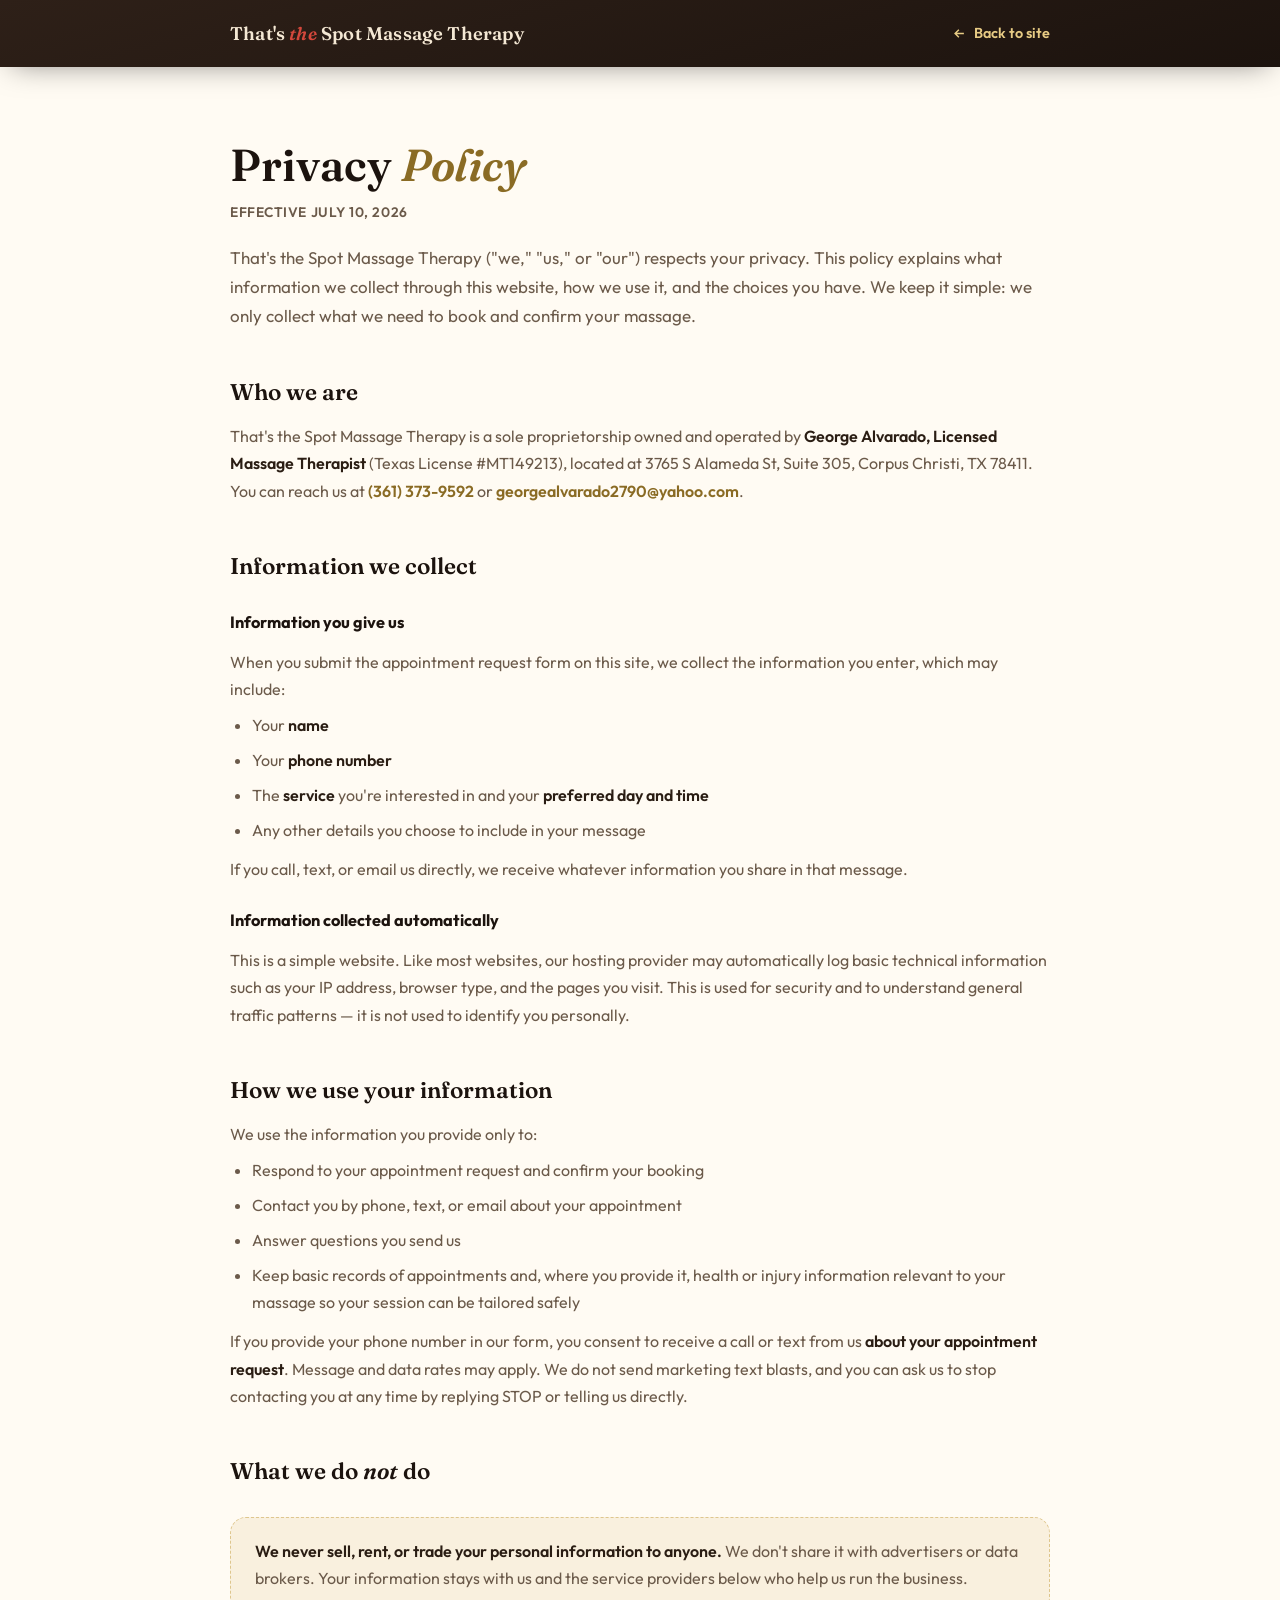
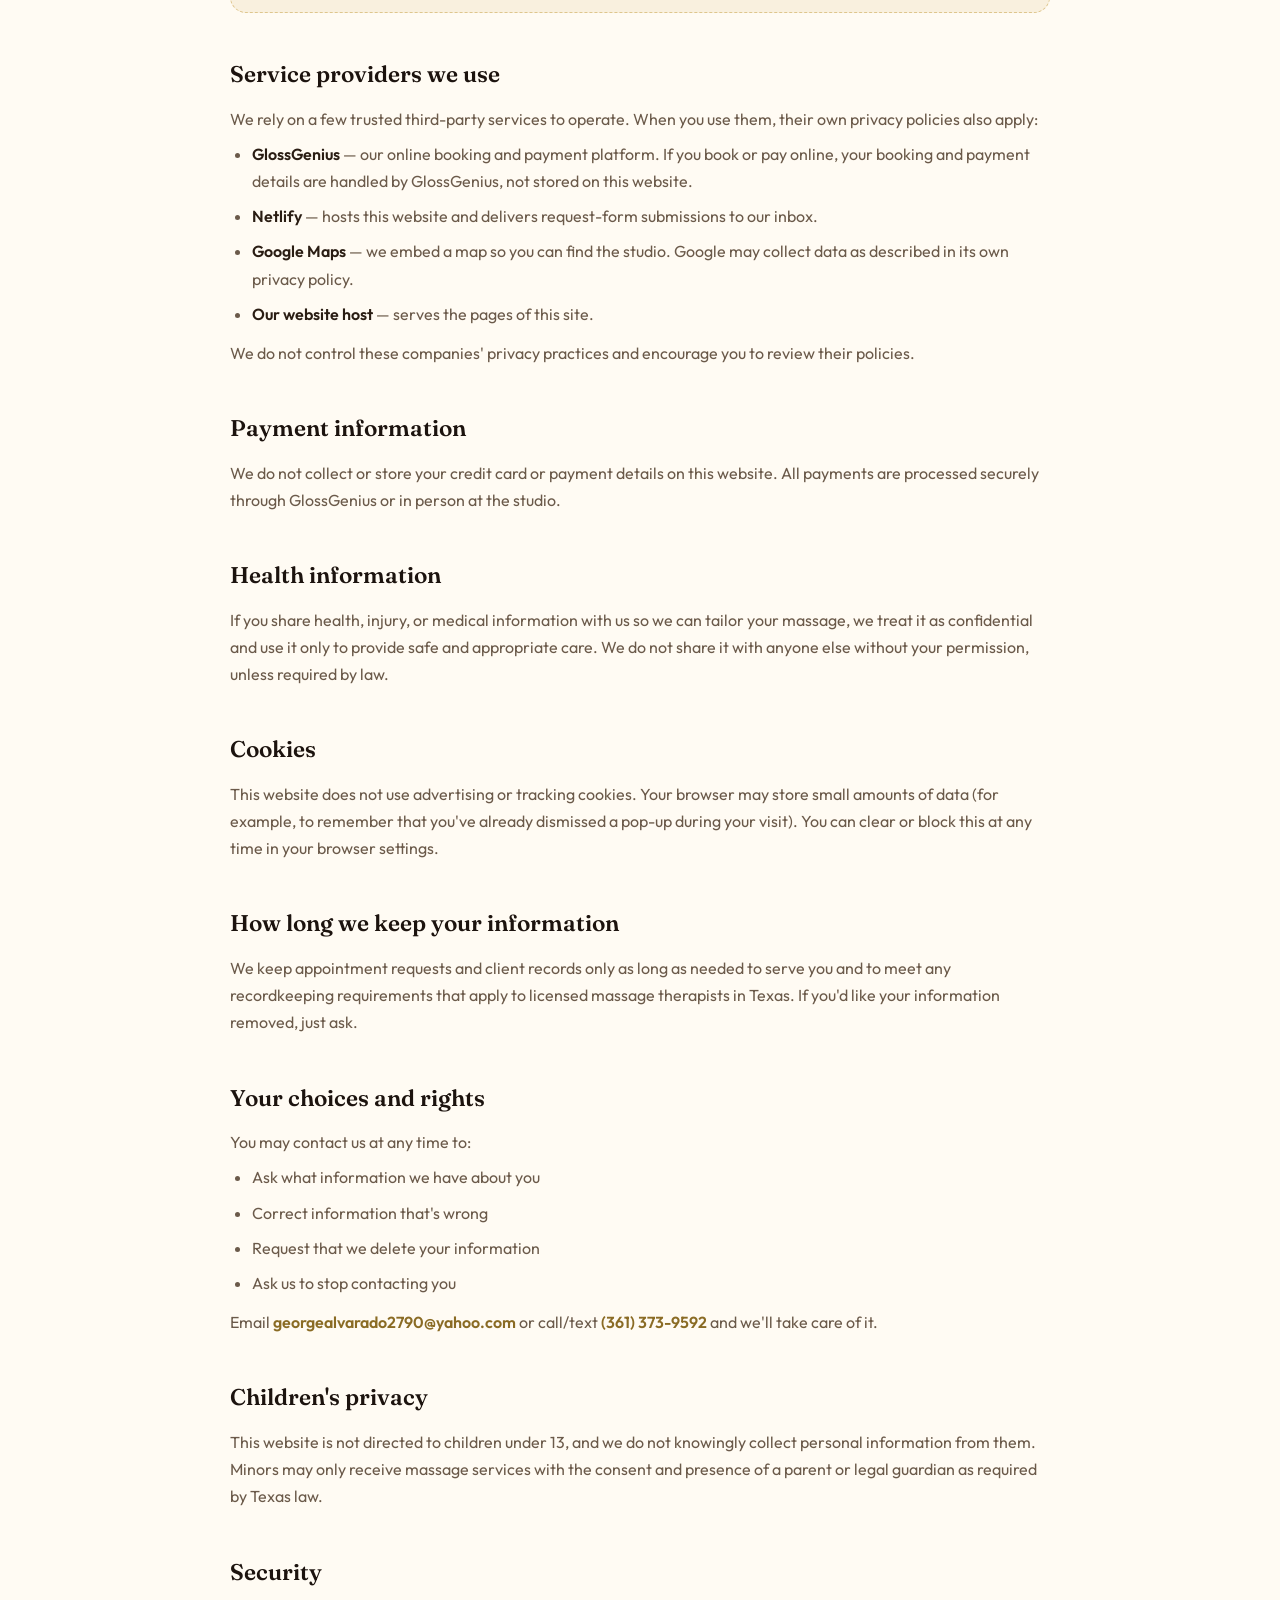
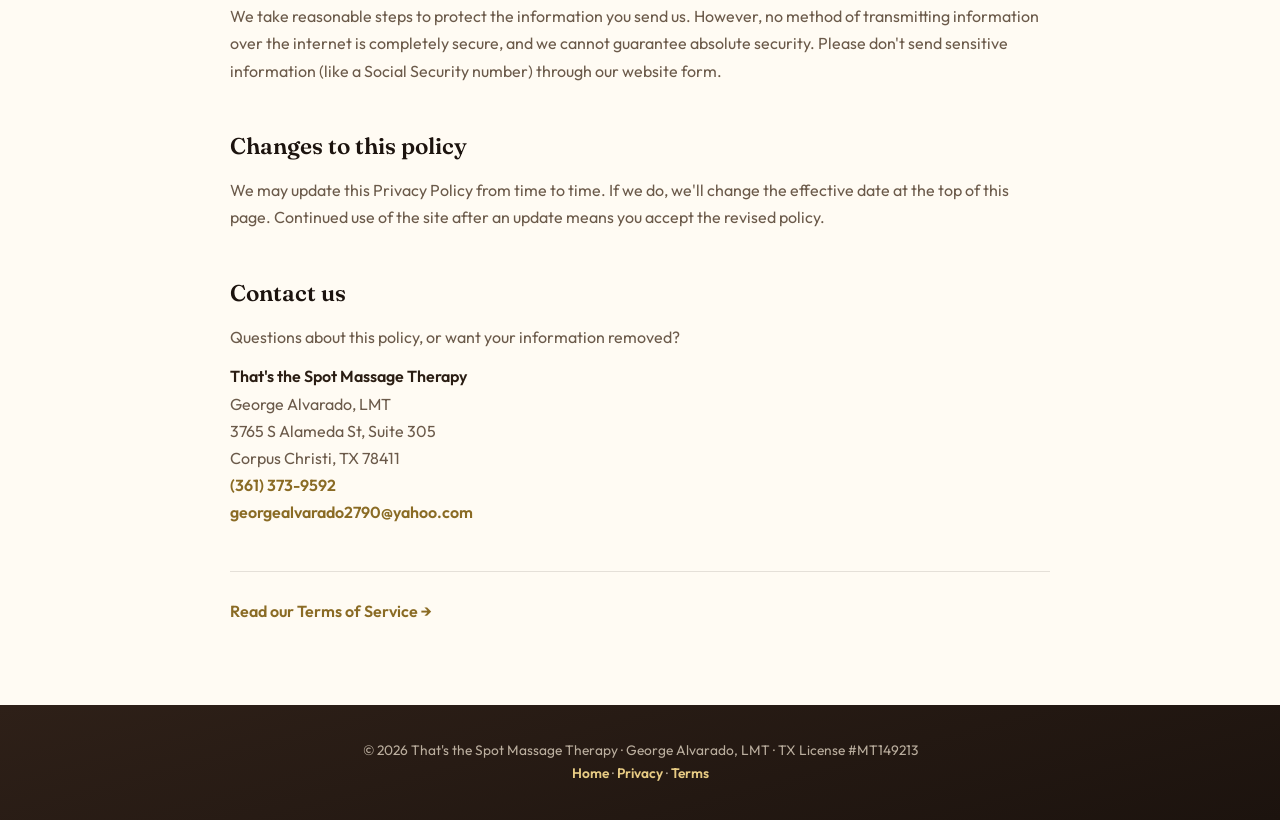
<file: privacy.html>
<!DOCTYPE html>
<html lang="en">
<head>
<meta charset="utf-8" />
<meta name="viewport" content="width=device-width,initial-scale=1" />
<title>Privacy Policy · That's the Spot Massage Therapy · Corpus Christi, TX</title>
<meta name="description" content="Privacy Policy for That's the Spot Massage Therapy in Corpus Christi, TX — what information we collect, how we use it, and how to contact us." />
<meta name="robots" content="index,follow" />
<link rel="preconnect" href="https://fonts.googleapis.com" />
<link rel="preconnect" href="https://fonts.gstatic.com" crossorigin />
<link href="https://fonts.googleapis.com/css2?family=Fraunces:ital,opsz,wght@0,9..144,400..700;1,9..144,400..700&family=Outfit:wght@300..700&display=swap" rel="stylesheet" />
<link rel="stylesheet" href="legal.css" />
</head>
<body>

<div class="bar">
  <div class="wrap">
    <div class="wordmark">That's <span>the</span> Spot Massage Therapy</div>
    <a class="back" href="index.html">
      <svg width="15" height="15" viewBox="0 0 24 24" fill="none" stroke="currentColor" stroke-width="2.4"><path d="M19 12H5M11 18l-6-6 6-6"/></svg>
      Back to site</a>
  </div>
</div>

<main>
  <div class="wrap">
    <h1>Privacy <span class="i">Policy</span></h1>
    <div class="eff">Effective July 10, 2026</div>
    <p class="lede">That's the Spot Massage Therapy ("we," "us," or "our") respects your privacy. This policy explains what information we collect through this website, how we use it, and the choices you have. We keep it simple: we only collect what we need to book and confirm your massage.</p>

    <h2>Who we are</h2>
    <p>That's the Spot Massage Therapy is a sole proprietorship owned and operated by <strong>George Alvarado, Licensed Massage Therapist</strong> (Texas License #MT149213), located at 3765 S Alameda St, Suite 305, Corpus Christi, TX 78411. You can reach us at <a href="tel:+13613739592">(361) 373-9592</a> or <a href="mailto:georgealvarado2790@yahoo.com">georgealvarado2790@yahoo.com</a>.</p>

    <h2>Information we collect</h2>
    <h3>Information you give us</h3>
    <p>When you submit the appointment request form on this site, we collect the information you enter, which may include:</p>
    <ul>
      <li>Your <strong>name</strong></li>
      <li>Your <strong>phone number</strong></li>
      <li>The <strong>service</strong> you're interested in and your <strong>preferred day and time</strong></li>
      <li>Any other details you choose to include in your message</li>
    </ul>
    <p>If you call, text, or email us directly, we receive whatever information you share in that message.</p>

    <h3>Information collected automatically</h3>
    <p>This is a simple website. Like most websites, our hosting provider may automatically log basic technical information such as your IP address, browser type, and the pages you visit. This is used for security and to understand general traffic patterns — it is not used to identify you personally.</p>

    <h2>How we use your information</h2>
    <p>We use the information you provide only to:</p>
    <ul>
      <li>Respond to your appointment request and confirm your booking</li>
      <li>Contact you by phone, text, or email about your appointment</li>
      <li>Answer questions you send us</li>
      <li>Keep basic records of appointments and, where you provide it, health or injury information relevant to your massage so your session can be tailored safely</li>
    </ul>
    <p>If you provide your phone number in our form, you consent to receive a call or text from us <strong>about your appointment request</strong>. Message and data rates may apply. We do not send marketing text blasts, and you can ask us to stop contacting you at any time by replying STOP or telling us directly.</p>

    <h2>What we do <em>not</em> do</h2>
    <div class="card">
      <p><strong>We never sell, rent, or trade your personal information to anyone.</strong> We don't share it with advertisers or data brokers. Your information stays with us and the service providers below who help us run the business.</p>
    </div>

    <h2>Service providers we use</h2>
    <p>We rely on a few trusted third-party services to operate. When you use them, their own privacy policies also apply:</p>
    <ul>
      <li><strong>GlossGenius</strong> — our online booking and payment platform. If you book or pay online, your booking and payment details are handled by GlossGenius, not stored on this website.</li>
      <li><strong>Netlify</strong> — hosts this website and delivers request-form submissions to our inbox.</li>
      <li><strong>Google Maps</strong> — we embed a map so you can find the studio. Google may collect data as described in its own privacy policy.</li>
      <li><strong>Our website host</strong> — serves the pages of this site.</li>
    </ul>
    <p>We do not control these companies' privacy practices and encourage you to review their policies.</p>

    <h2>Payment information</h2>
    <p>We do not collect or store your credit card or payment details on this website. All payments are processed securely through GlossGenius or in person at the studio.</p>

    <h2>Health information</h2>
    <p>If you share health, injury, or medical information with us so we can tailor your massage, we treat it as confidential and use it only to provide safe and appropriate care. We do not share it with anyone else without your permission, unless required by law.</p>

    <h2>Cookies</h2>
    <p>This website does not use advertising or tracking cookies. Your browser may store small amounts of data (for example, to remember that you've already dismissed a pop-up during your visit). You can clear or block this at any time in your browser settings.</p>

    <h2>How long we keep your information</h2>
    <p>We keep appointment requests and client records only as long as needed to serve you and to meet any recordkeeping requirements that apply to licensed massage therapists in Texas. If you'd like your information removed, just ask.</p>

    <h2>Your choices and rights</h2>
    <p>You may contact us at any time to:</p>
    <ul>
      <li>Ask what information we have about you</li>
      <li>Correct information that's wrong</li>
      <li>Request that we delete your information</li>
      <li>Ask us to stop contacting you</li>
    </ul>
    <p>Email <a href="mailto:georgealvarado2790@yahoo.com">georgealvarado2790@yahoo.com</a> or call/text <a href="tel:+13613739592">(361) 373-9592</a> and we'll take care of it.</p>

    <h2>Children's privacy</h2>
    <p>This website is not directed to children under 13, and we do not knowingly collect personal information from them. Minors may only receive massage services with the consent and presence of a parent or legal guardian as required by Texas law.</p>

    <h2>Security</h2>
    <p>We take reasonable steps to protect the information you send us. However, no method of transmitting information over the internet is completely secure, and we cannot guarantee absolute security. Please don't send sensitive information (like a Social Security number) through our website form.</p>

    <h2>Changes to this policy</h2>
    <p>We may update this Privacy Policy from time to time. If we do, we'll change the effective date at the top of this page. Continued use of the site after an update means you accept the revised policy.</p>

    <h2>Contact us</h2>
    <p>Questions about this policy, or want your information removed?</p>
    <p>
      <strong>That's the Spot Massage Therapy</strong><br/>
      George Alvarado, LMT<br/>
      3765 S Alameda St, Suite 305<br/>
      Corpus Christi, TX 78411<br/>
      <a href="tel:+13613739592">(361) 373-9592</a><br/>
      <a href="mailto:georgealvarado2790@yahoo.com">georgealvarado2790@yahoo.com</a>
    </p>

    <hr/>
    <p style="margin-top:26px"><a href="terms.html">Read our Terms of Service →</a></p>
  </div>
</main>

<footer>
  <div class="wrap">
    © <span id="yr"></span> That's the Spot Massage Therapy · George Alvarado, LMT · TX License #MT149213<br/>
    <a href="index.html">Home</a> · <a href="privacy.html">Privacy</a> · <a href="terms.html">Terms</a>
  </div>
</footer>

<script>document.getElementById('yr').textContent = new Date().getFullYear();</script>
</body>
</html>
</file>
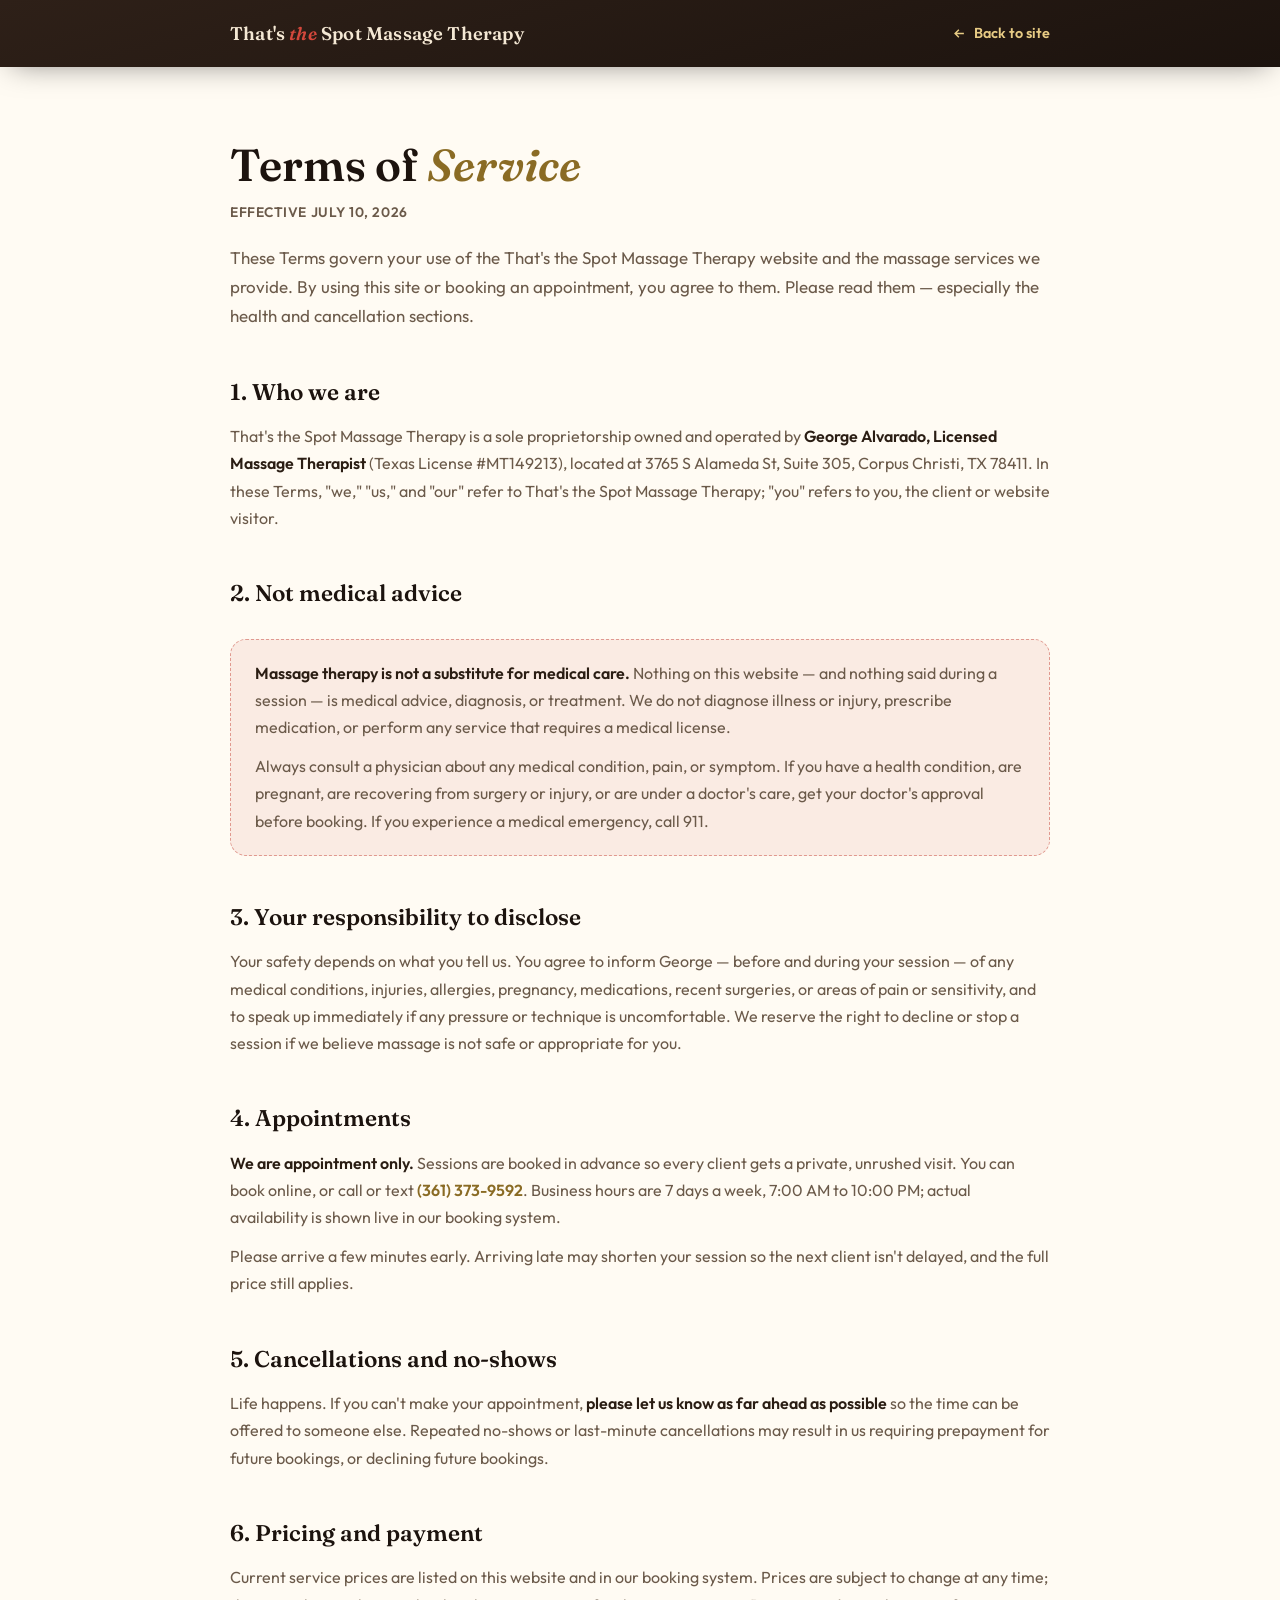
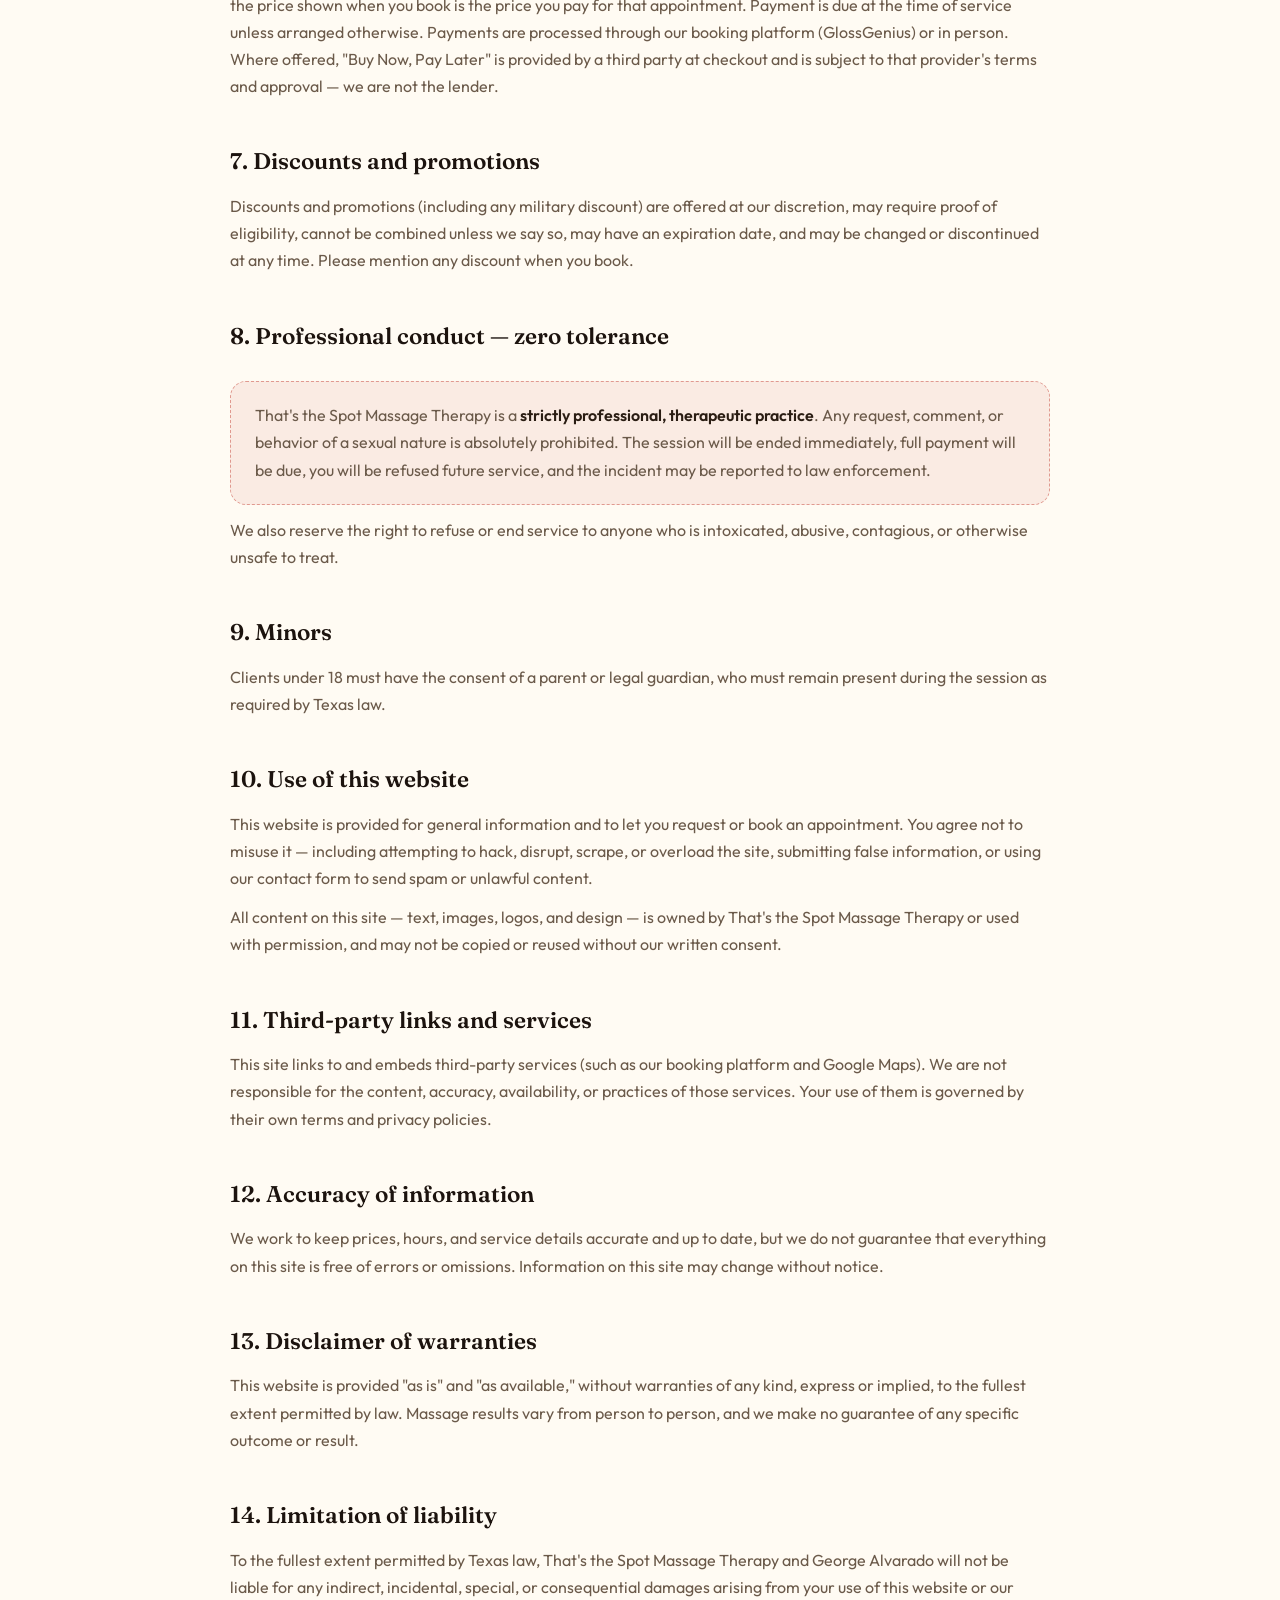
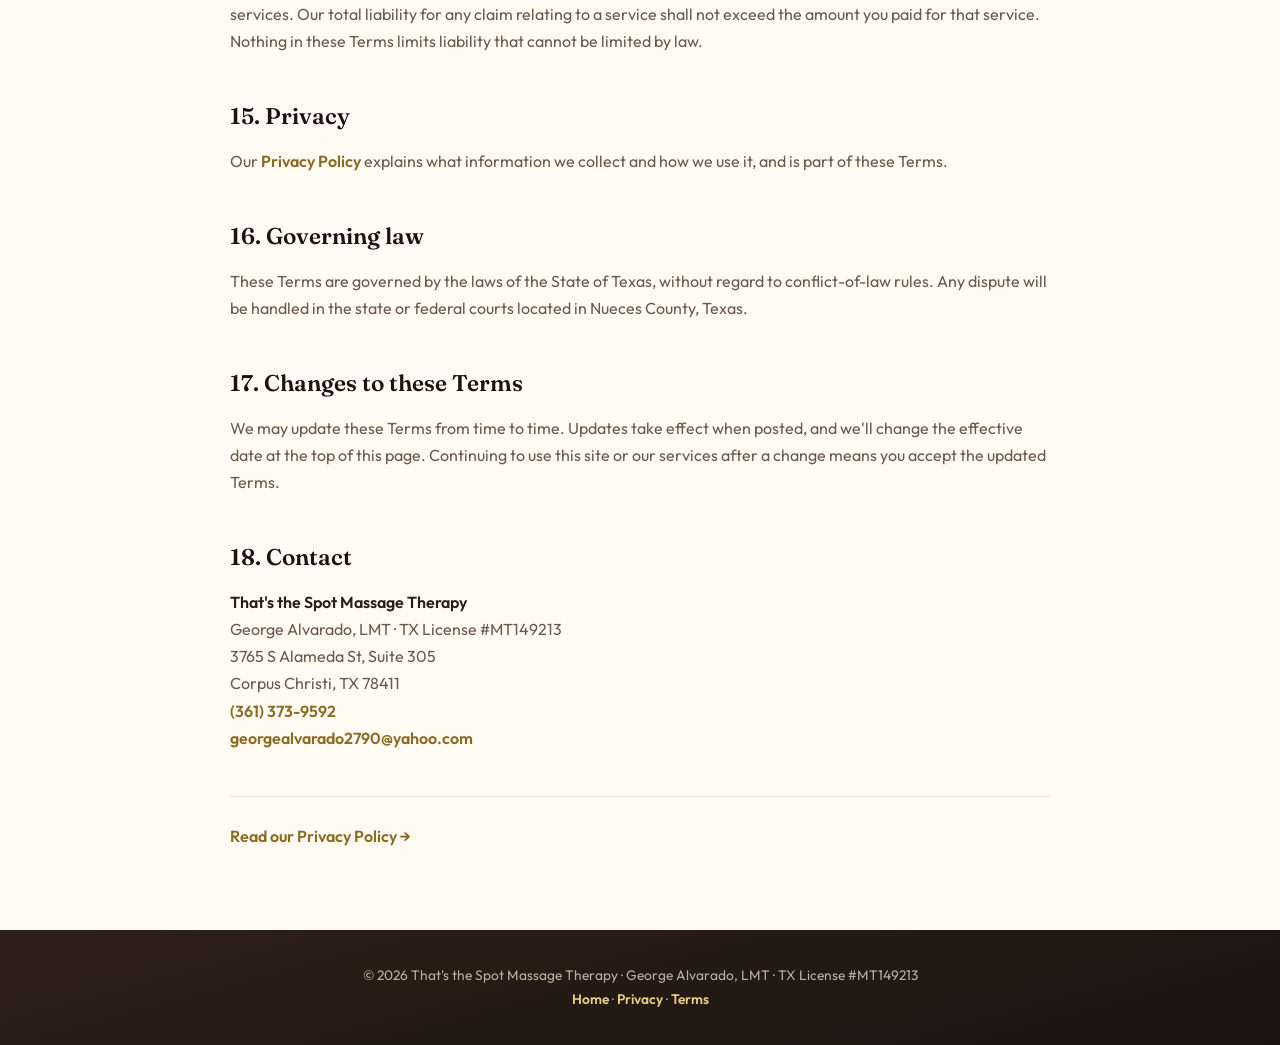
<file: terms.html>
<!DOCTYPE html>
<html lang="en">
<head>
<meta charset="utf-8" />
<meta name="viewport" content="width=device-width,initial-scale=1" />
<title>Terms of Service · That's the Spot Massage Therapy · Corpus Christi, TX</title>
<meta name="description" content="Terms of Service for That's the Spot Massage Therapy in Corpus Christi, TX — appointments, cancellations, payment, and use of this website." />
<meta name="robots" content="index,follow" />
<link rel="preconnect" href="https://fonts.googleapis.com" />
<link rel="preconnect" href="https://fonts.gstatic.com" crossorigin />
<link href="https://fonts.googleapis.com/css2?family=Fraunces:ital,opsz,wght@0,9..144,400..700;1,9..144,400..700&family=Outfit:wght@300..700&display=swap" rel="stylesheet" />
<link rel="stylesheet" href="legal.css" />
</head>
<body>

<div class="bar">
  <div class="wrap">
    <div class="wordmark">That's <span>the</span> Spot Massage Therapy</div>
    <a class="back" href="index.html">
      <svg width="15" height="15" viewBox="0 0 24 24" fill="none" stroke="currentColor" stroke-width="2.4"><path d="M19 12H5M11 18l-6-6 6-6"/></svg>
      Back to site</a>
  </div>
</div>

<main>
  <div class="wrap">
    <h1>Terms of <span class="i">Service</span></h1>
    <div class="eff">Effective July 10, 2026</div>
    <p class="lede">These Terms govern your use of the That's the Spot Massage Therapy website and the massage services we provide. By using this site or booking an appointment, you agree to them. Please read them — especially the health and cancellation sections.</p>

    <h2>1. Who we are</h2>
    <p>That's the Spot Massage Therapy is a sole proprietorship owned and operated by <strong>George Alvarado, Licensed Massage Therapist</strong> (Texas License #MT149213), located at 3765 S Alameda St, Suite 305, Corpus Christi, TX 78411. In these Terms, "we," "us," and "our" refer to That's the Spot Massage Therapy; "you" refers to you, the client or website visitor.</p>

    <h2>2. Not medical advice</h2>
    <div class="card warn">
      <p><strong>Massage therapy is not a substitute for medical care.</strong> Nothing on this website — and nothing said during a session — is medical advice, diagnosis, or treatment. We do not diagnose illness or injury, prescribe medication, or perform any service that requires a medical license.</p>
      <p>Always consult a physician about any medical condition, pain, or symptom. If you have a health condition, are pregnant, are recovering from surgery or injury, or are under a doctor's care, get your doctor's approval before booking. If you experience a medical emergency, call 911.</p>
    </div>

    <h2>3. Your responsibility to disclose</h2>
    <p>Your safety depends on what you tell us. You agree to inform George — before and during your session — of any medical conditions, injuries, allergies, pregnancy, medications, recent surgeries, or areas of pain or sensitivity, and to speak up immediately if any pressure or technique is uncomfortable. We reserve the right to decline or stop a session if we believe massage is not safe or appropriate for you.</p>

    <h2>4. Appointments</h2>
    <p><strong>We are appointment only.</strong> Sessions are booked in advance so every client gets a private, unrushed visit. You can book online, or call or text <a href="tel:+13613739592">(361) 373-9592</a>. Business hours are 7 days a week, 7:00 AM to 10:00 PM; actual availability is shown live in our booking system.</p>
    <p>Please arrive a few minutes early. Arriving late may shorten your session so the next client isn't delayed, and the full price still applies.</p>

    <h2>5. Cancellations and no-shows</h2>
    <p>Life happens. If you can't make your appointment, <strong>please let us know as far ahead as possible</strong> so the time can be offered to someone else. Repeated no-shows or last-minute cancellations may result in us requiring prepayment for future bookings, or declining future bookings.</p>

    <h2>6. Pricing and payment</h2>
    <p>Current service prices are listed on this website and in our booking system. Prices are subject to change at any time; the price shown when you book is the price you pay for that appointment. Payment is due at the time of service unless arranged otherwise. Payments are processed through our booking platform (GlossGenius) or in person. Where offered, "Buy Now, Pay Later" is provided by a third party at checkout and is subject to that provider's terms and approval — we are not the lender.</p>

    <h2>7. Discounts and promotions</h2>
    <p>Discounts and promotions (including any military discount) are offered at our discretion, may require proof of eligibility, cannot be combined unless we say so, may have an expiration date, and may be changed or discontinued at any time. Please mention any discount when you book.</p>

    <h2>8. Professional conduct — zero tolerance</h2>
    <div class="card warn">
      <p>That's the Spot Massage Therapy is a <strong>strictly professional, therapeutic practice</strong>. Any request, comment, or behavior of a sexual nature is absolutely prohibited. The session will be ended immediately, full payment will be due, you will be refused future service, and the incident may be reported to law enforcement.</p>
    </div>
    <p>We also reserve the right to refuse or end service to anyone who is intoxicated, abusive, contagious, or otherwise unsafe to treat.</p>

    <h2>9. Minors</h2>
    <p>Clients under 18 must have the consent of a parent or legal guardian, who must remain present during the session as required by Texas law.</p>

    <h2>10. Use of this website</h2>
    <p>This website is provided for general information and to let you request or book an appointment. You agree not to misuse it — including attempting to hack, disrupt, scrape, or overload the site, submitting false information, or using our contact form to send spam or unlawful content.</p>
    <p>All content on this site — text, images, logos, and design — is owned by That's the Spot Massage Therapy or used with permission, and may not be copied or reused without our written consent.</p>

    <h2>11. Third-party links and services</h2>
    <p>This site links to and embeds third-party services (such as our booking platform and Google Maps). We are not responsible for the content, accuracy, availability, or practices of those services. Your use of them is governed by their own terms and privacy policies.</p>

    <h2>12. Accuracy of information</h2>
    <p>We work to keep prices, hours, and service details accurate and up to date, but we do not guarantee that everything on this site is free of errors or omissions. Information on this site may change without notice.</p>

    <h2>13. Disclaimer of warranties</h2>
    <p>This website is provided "as is" and "as available," without warranties of any kind, express or implied, to the fullest extent permitted by law. Massage results vary from person to person, and we make no guarantee of any specific outcome or result.</p>

    <h2>14. Limitation of liability</h2>
    <p>To the fullest extent permitted by Texas law, That's the Spot Massage Therapy and George Alvarado will not be liable for any indirect, incidental, special, or consequential damages arising from your use of this website or our services. Our total liability for any claim relating to a service shall not exceed the amount you paid for that service. Nothing in these Terms limits liability that cannot be limited by law.</p>

    <h2>15. Privacy</h2>
    <p>Our <a href="privacy.html">Privacy Policy</a> explains what information we collect and how we use it, and is part of these Terms.</p>

    <h2>16. Governing law</h2>
    <p>These Terms are governed by the laws of the State of Texas, without regard to conflict-of-law rules. Any dispute will be handled in the state or federal courts located in Nueces County, Texas.</p>

    <h2>17. Changes to these Terms</h2>
    <p>We may update these Terms from time to time. Updates take effect when posted, and we'll change the effective date at the top of this page. Continuing to use this site or our services after a change means you accept the updated Terms.</p>

    <h2>18. Contact</h2>
    <p>
      <strong>That's the Spot Massage Therapy</strong><br/>
      George Alvarado, LMT · TX License #MT149213<br/>
      3765 S Alameda St, Suite 305<br/>
      Corpus Christi, TX 78411<br/>
      <a href="tel:+13613739592">(361) 373-9592</a><br/>
      <a href="mailto:georgealvarado2790@yahoo.com">georgealvarado2790@yahoo.com</a>
    </p>

    <hr/>
    <p style="margin-top:26px"><a href="privacy.html">Read our Privacy Policy →</a></p>
  </div>
</main>

<footer>
  <div class="wrap">
    © <span id="yr"></span> That's the Spot Massage Therapy · George Alvarado, LMT · TX License #MT149213<br/>
    <a href="index.html">Home</a> · <a href="privacy.html">Privacy</a> · <a href="terms.html">Terms</a>
  </div>
</footer>

<script>document.getElementById('yr').textContent = new Date().getFullYear();</script>
</body>
</html>
</file>
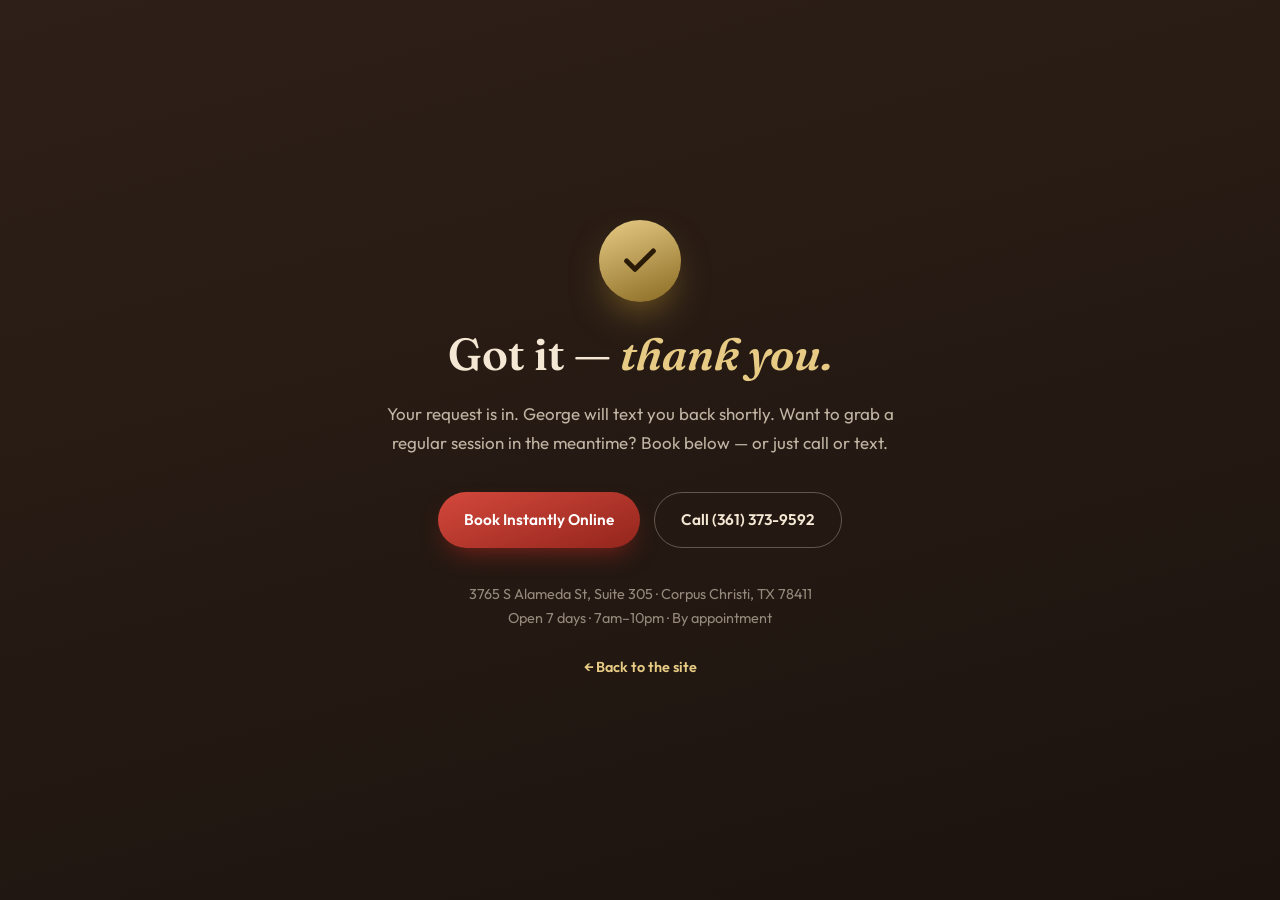
<file: thanks.html>
<!DOCTYPE html>
<html lang="en">
<head>
<meta charset="utf-8" />
<meta name="viewport" content="width=device-width,initial-scale=1" />
<title>Request Received · That's the Spot Massage Therapy</title>
<meta name="robots" content="noindex,nofollow" />
<link rel="preconnect" href="https://fonts.googleapis.com" />
<link rel="preconnect" href="https://fonts.gstatic.com" crossorigin />
<link href="https://fonts.googleapis.com/css2?family=Fraunces:ital,opsz,wght@0,9..144,400..700;1,9..144,400..700&family=Outfit:wght@300..700&display=swap" rel="stylesheet" />
<link rel="stylesheet" href="legal.css" />
<style>
  body{background:linear-gradient(165deg,#2E2018,#1C130E);min-height:100vh;display:flex;flex-direction:column}
  main{flex:1;display:flex;align-items:center;justify-content:center;text-align:center;padding:60px 0}
  .tick{width:82px;height:82px;margin:0 auto 26px;border-radius:50%;display:grid;place-items:center;
    background:linear-gradient(160deg,#E7CB84,#8A6B24);box-shadow:0 18px 40px -14px rgba(158,122,43,.9)}
  .tick svg{width:40px;height:40px;fill:none;stroke:#2A1B06;stroke-width:3;stroke-linecap:round;stroke-linejoin:round}
  h1{color:#F4E8D4}
  h1 .i{color:#E7CB84}
  .lede{color:rgba(244,232,212,.75);max-width:520px;margin-inline:auto}
  .acts{margin-top:34px;display:flex;gap:14px;justify-content:center;flex-wrap:wrap}
  .acts .btn.ghost{background:transparent;border:1px solid rgba(244,232,212,.3);color:#F4E8D4;box-shadow:none}
  .acts .btn.ghost:hover{border-color:#E7CB84;color:#E7CB84}
  .meta{margin-top:34px;font-size:.9rem;color:rgba(244,232,212,.55)}
  .meta a{color:#E7CB84}
</style>
</head>
<body>

<main>
  <div class="wrap">
    <div class="tick"><svg viewBox="0 0 24 24"><path d="M20 6L9 17l-5-5"/></svg></div>
    <h1>Got it — <span class="i">thank you.</span></h1>
    <p class="lede">Your request is in. George will text you back shortly. Want to grab a regular session in the meantime? Book below — or just call or text.</p>
    <div class="acts">
      <a class="btn btn-red" href="https://thatsthespot.glossgenius.com/services" target="_blank" rel="noopener">Book Instantly Online</a>
      <a class="btn ghost" href="tel:+13613739592">Call (361) 373-9592</a>
    </div>
    <div class="meta">
      3765 S Alameda St, Suite 305 · Corpus Christi, TX 78411<br/>
      Open 7 days · 7am–10pm · By appointment<br/><br/>
      <a href="index.html">← Back to the site</a>
    </div>
  </div>
</main>

</body>
</html>
</file>
<file: legal.css>
/* shared styles for privacy / terms / thanks — That's the Spot Massage Therapy */
*{margin:0;padding:0;box-sizing:border-box}
:root{
  --espresso:#1C130E;--coffee:#2E2018;--cream:#F4E8D4;--cream-soft:rgba(244,232,212,.72);
  --gold-lt:#E7CB84;--gold:#C9A24B;--gold-deep:#8A6B24;--red:#C0362B;--red-lt:#D4483C;--red-deep:#93251C;
  --ink:#2A1D13;--muted:#6B5A4A;
  --serif:'Fraunces',Georgia,serif;--sans:'Outfit',system-ui,-apple-system,'Segoe UI',sans-serif;
}
html{scroll-behavior:smooth}
body{font-family:var(--sans);background:#FFFBF3;color:var(--ink);line-height:1.7;-webkit-font-smoothing:antialiased}
a{color:var(--gold-deep);text-decoration:none;font-weight:600}
a:hover{color:var(--red);text-decoration:underline}
.bar{background:linear-gradient(165deg,var(--coffee),var(--espresso));padding:18px 0;position:sticky;top:0;z-index:10;box-shadow:0 8px 30px -12px rgba(0,0,0,.5)}
.bar .wrap{display:flex;align-items:center;justify-content:space-between;gap:16px}
.wordmark{font-family:var(--serif);color:var(--cream);font-size:1.15rem;font-weight:600;letter-spacing:.01em}
.wordmark span{color:var(--red-lt);font-style:italic}
.bar a.back{color:var(--gold-lt);font-size:.9rem;display:inline-flex;align-items:center;gap:7px}
.bar a.back:hover{color:#fff;text-decoration:none}
.wrap{width:min(820px,92vw);margin-inline:auto}
main{padding:clamp(40px,7vw,72px) 0 80px}
h1{font-family:var(--serif);font-size:clamp(2rem,5vw,2.8rem);line-height:1.15;color:var(--espresso);font-weight:600}
h1 .i{font-style:italic;color:var(--gold-deep)}
.eff{margin-top:10px;font-size:.86rem;color:var(--muted);letter-spacing:.04em;text-transform:uppercase;font-weight:600}
.lede{margin-top:20px;font-size:1.06rem;color:var(--muted)}
h2{font-family:var(--serif);font-size:1.42rem;color:var(--espresso);margin-top:42px;font-weight:600}
h3{font-family:var(--sans);font-size:1.02rem;color:var(--espresso);margin-top:24px;font-weight:700}
p,li{margin-top:12px;color:var(--muted)}
ul,ol{margin-top:6px;padding-left:22px}
li{margin-top:8px}
strong{color:var(--ink);font-weight:600}
hr{margin-top:44px;border:none;border-top:1px solid rgba(42,29,19,.12)}
.card{margin-top:26px;background:rgba(201,162,75,.12);border:1px dashed rgba(201,162,75,.55);border-radius:16px;padding:20px 24px}
.card p:first-child{margin-top:0}
.warn{background:rgba(192,54,43,.08);border-color:rgba(192,54,43,.45)}
footer{background:linear-gradient(165deg,var(--coffee),var(--espresso));color:var(--cream-soft);padding:34px 0;text-align:center;font-size:.86rem}
footer a{color:var(--gold-lt)}
.btn{display:inline-flex;align-items:center;justify-content:center;gap:9px;font-weight:600;font-size:.96rem;padding:14px 26px;border-radius:999px;
  background:linear-gradient(160deg,var(--gold-lt),var(--gold-deep));color:#2A1B06;box-shadow:0 12px 26px -10px rgba(158,122,43,.8);transition:.25s}
.btn:hover{filter:brightness(1.06);transform:translateY(-2px);text-decoration:none;color:#2A1B06}
.btn-red{background:linear-gradient(160deg,var(--red-lt),var(--red-deep));color:#fff;box-shadow:0 12px 26px -10px rgba(147,37,28,.85)}
.btn-red:hover{color:#fff}
</file>
